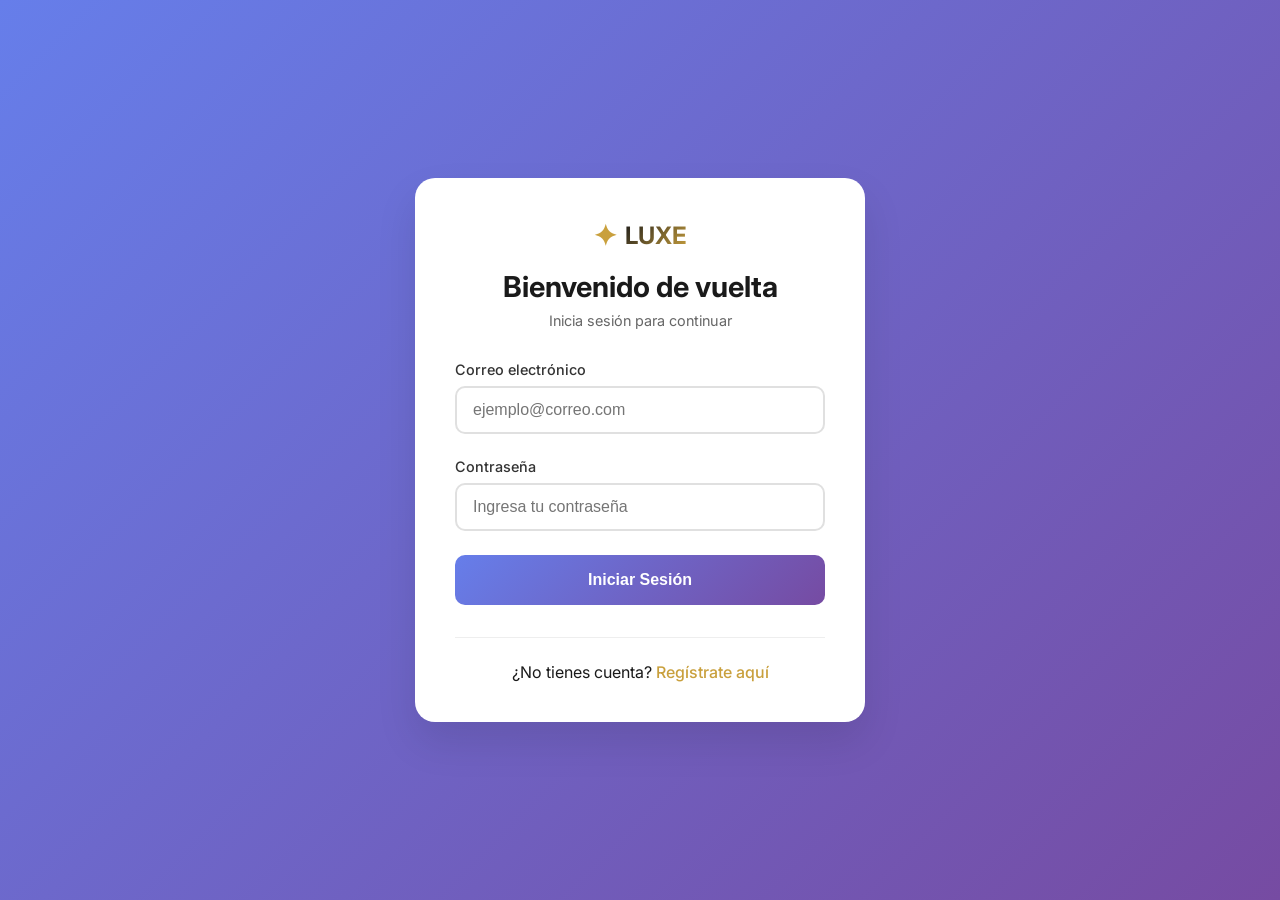
<file: frontend/checkout.html>
<!DOCTYPE html>
<html lang="es">

<head>
    <meta charset="UTF-8">
    <meta name="viewport" content="width=device-width, initial-scale=1.0">
    <title>Finalizar Compra | LUXE</title>
    <link rel="stylesheet" href="css/style.css">
    <link rel="stylesheet" href="css/checkout.css">
    <link href="https://fonts.googleapis.com/css2?family=Inter:wght@300;400;500;600;700&display=swap" rel="stylesheet">
</head>

<body>
    <nav class="navbar">
        <div class="nav-container">
            <div class="logo">
                <span class="logo-icon">✦</span>
                <span class="logo-text">LUXE</span>
            </div>
            <ul class="nav-menu">
                <li><a href="index.html">Inicio</a></li>
                <li><a href="tienda.html">Tienda</a></li>
            </ul>
        </div>
    </nav>

    <div class="checkout-container">
        <div class="checkout-header">
            <h1>Finalizar Compra</h1>
            <p>Completa tus datos para realizar el pedido</p>
        </div>

        <!-- Formulario de pago -->
        <div class="payment-form-container">
            <form id="paymentForm">
                <!-- Información de contacto -->
                <div class="form-section">
                    <h3>Información de Contacto</h3>
                    <div class="form-group">
                        <label for="email">Correo electrónico</label>
                        <input type="email" id="email" name="email" required>
                    </div>
                </div>

                <!-- Dirección de envío -->
                <div class="form-section">
                    <h3>Dirección de Envío</h3>
                    <div class="form-group">
                        <label for="fullName">Nombre completo</label>
                        <input type="text" id="fullName" name="fullName" required>
                    </div>
                    <div class="form-group">
                        <label for="address">Dirección</label>
                        <input type="text" id="address" name="address" required>
                    </div>
                    <div class="form-row">
                        <div class="form-group">
                            <label for="city">Ciudad</label>
                            <input type="text" id="city" name="city" required>
                        </div>
                        <div class="form-group">
                            <label for="zipCode">Código Postal</label>
                            <input type="text" id="zipCode" name="zipCode" required>
                        </div>
                    </div>
                    <div class="form-group">
                        <label for="phone">Teléfono</label>
                        <input type="tel" id="phone" name="phone" required>
                    </div>
                </div>

                <!-- Método de pago -->
                <div class="form-section">
                    <h3>Método de Pago</h3>
                    <div class="payment-methods">
                        <div class="payment-method">
                            <input type="radio" id="creditCard" name="paymentMethod" value="credit_card" checked>
                            <label for="creditCard">
                                <svg viewBox="0 0 24 24" width="24" height="24" fill="none" stroke="currentColor">
                                    <rect x="2" y="5" width="20" height="14" rx="2" stroke-width="2" />
                                    <path d="M2 10h20" stroke-width="2" />
                                </svg>
                                Tarjeta
                            </label>
                        </div>
                        <div class="payment-method">
                            <input type="radio" id="paypal" name="paymentMethod" value="paypal">
                            <label for="paypal">
                                <svg viewBox="0 0 24 24" width="24" height="24" fill="currentColor">
                                    <path
                                        d="M20.067 8.478c.492.88.556 1.852.179 2.74-.376.888-1.073 1.598-1.955 1.995-1.205.543-2.589.455-3.9.455-1.31 0-2.694.088-3.9-.455-.882-.397-1.579-1.107-1.955-1.995-.377-.888-.313-1.86.179-2.74.492-.88 1.273-1.5 2.194-1.744 1.228-.326 2.52-.326 3.826-.326 1.306 0 2.598 0 3.826.326.921.244 1.702.864 2.194 1.744z" />
                                </svg>
                                PayPal
                            </label>
                        </div>
                        <div class="payment-method">
                            <input type="radio" id="bankTransfer" name="paymentMethod" value="transfer">
                            <label for="bankTransfer">
                                <svg viewBox="0 0 24 24" width="24" height="24" fill="none" stroke="currentColor">
                                    <rect x="2" y="6" width="20" height="12" rx="1" stroke-width="2" />
                                    <path d="M2 10h20" stroke-width="2" />
                                    <path d="M7 15h3" stroke-width="2" />
                                </svg>
                                Transferencia
                            </label>
                        </div>
                    </div>
                </div>

                <!-- Datos de tarjeta (mostrar solo si se selecciona tarjeta) -->
                <div id="cardFields" class="form-section">
                    <h3>Datos de Tarjeta</h3>
                    <div class="form-group">
                        <label for="cardNumber">Número de tarjeta</label>
                        <div class="card-input">
                            <input type="text" id="cardNumber" placeholder="1234 5678 9012 3456" maxlength="19">
                            <div class="card-icons" id="cardIcons">
                                <span>💳</span>
                            </div>
                        </div>
                    </div>
                    <div class="form-row">
                        <div class="form-group">
                            <label for="expiryDate">Fecha expiración</label>
                            <input type="text" id="expiryDate" placeholder="MM/AA" maxlength="5">
                        </div>
                        <div class="form-group">
                            <label for="cvv">CVV</label>
                            <input type="text" id="cvv" placeholder="123" maxlength="4">
                        </div>
                    </div>
                    <div class="form-group">
                        <label for="cardName">Nombre en tarjeta</label>
                        <input type="text" id="cardName" placeholder="Como aparece en la tarjeta">
                    </div>
                </div>

                <button type="submit" class="pay-btn" id="payBtn">
                    Pagar ahora
                </button>
            </form>
        </div>

        <!-- Resumen del pedido -->
        <div class="order-summary">
            <h3>Resumen del Pedido</h3>
            <div id="orderItems" class="order-items"></div>
            <div class="order-totals">
                <div class="total-row">
                    <span>Subtotal</span>
                    <span id="subtotal">$0.00</span>
                </div>
                <div class="total-row">
                    <span>Envío</span>
                    <span>$10.00</span>
                </div>
                <div class="total-row total">
                    <span>Total</span>
                    <span id="total">$0.00</span>
                </div>
            </div>
        </div>
    </div>

    <footer class="footer">
        <div class="footer-content">
            <div class="footer-brand">
                <span class="footer-logo">✦ LUXE</span>
                <p>Elegancia y sofisticación para quienes aprecian lo excepcional.</p>
            </div>
            <div class="footer-links">
                <h4>Enlaces</h4>
                <ul>
                    <li><a href="index.html">Inicio</a></li>
                    <li><a href="index.html#cadenas">Cadenas</a></li>
                    <li><a href="index.html#anillos">Anillos</a></li>
                    <li><a href="index.html#zapatos">Zapatos</a></li>
                </ul>
            </div>
            <div class="footer-contact">
                <h4>Contacto</h4>
                <p>contacto@luxe.com</p>
                <p>+505 8935-6363</p>
            </div>
        </div>
        <div class="footer-bottom">
            <p>&copy; 2026 LUXE. Todos los derechos reservados.</p>
        </div>
    </footer>
    <script src="js/config.js"></script>
    <script src="js/localStorage.js"></script>
    <script src="js/auth.js"></script>
    <script src="js/payment.js"></script>
    <script src="js/checkout.js"></script>
</body>

</html>
</file>
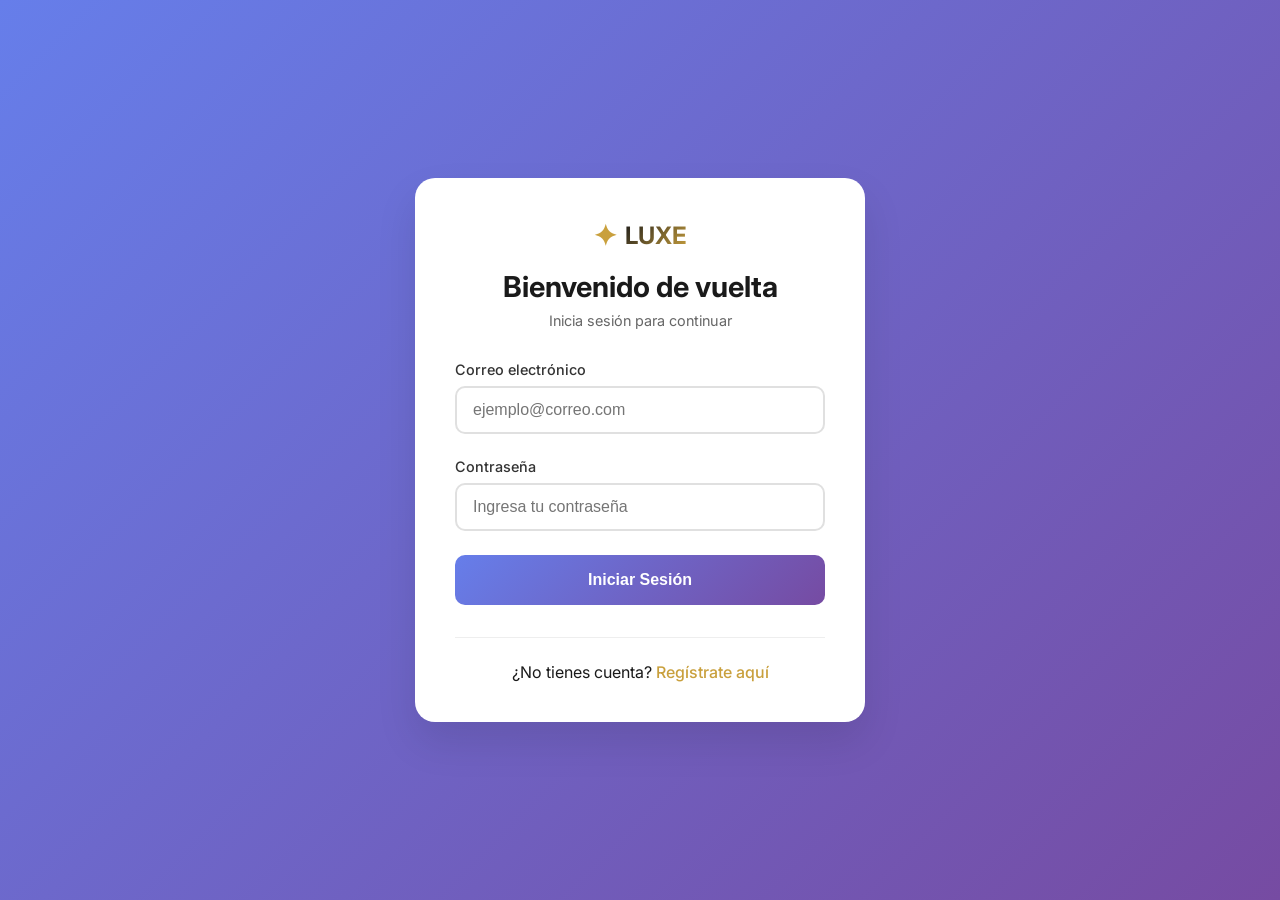
<file: frontend/login.html>
<!DOCTYPE html>
<html lang="es">
<head>
    <meta charset="UTF-8">
    <meta name="viewport" content="width=device-width, initial-scale=1.0">
    <title>Iniciar Sesión | LUXE</title>
    <link rel="stylesheet" href="css/style.css">
    <link rel="stylesheet" href="css/auth.css">
    <link href="https://fonts.googleapis.com/css2?family=Inter:wght@300;400;500;600;700&display=swap" rel="stylesheet">
</head>
<body>
    <div class="auth-container">
        <div class="auth-box">
            <div class="auth-header">
                <div class="logo">
                    <span class="logo-icon">✦</span>
                    <span class="logo-text">LUXE</span>
                </div>
                <h2>Bienvenido de vuelta</h2>
                <p>Inicia sesión para continuar</p>
            </div>
            
            <form class="auth-form" id="loginForm">
                <div class="form-group">
                    <label for="email">Correo electrónico</label>
                    <input type="email" id="email" name="email" placeholder="ejemplo@correo.com" required>
                </div>
                
                <div class="form-group">
                    <label for="password">Contraseña</label>
                    <input type="password" id="password" name="password" placeholder="Ingresa tu contraseña" required>
                </div>
                
                <button type="submit" class="auth-btn">Iniciar Sesión</button>
            </form>
            
            <div class="auth-footer">
                <p>¿No tienes cuenta? <a href="register.html">Regístrate aquí</a></p>
            </div>
        </div>
    </div>
    <script src="js/config.js"></script>
    <script src="js/localStorage.js"></script>
    <script src="js/auth.js"></script>
    <script>
        document.getElementById('loginForm').addEventListener('submit', function(e) {
            e.preventDefault();
            const email = document.getElementById('email').value;
            const password = document.getElementById('password').value;
            login(email, password);
        });
    </script>
</body>
</html>
</file>
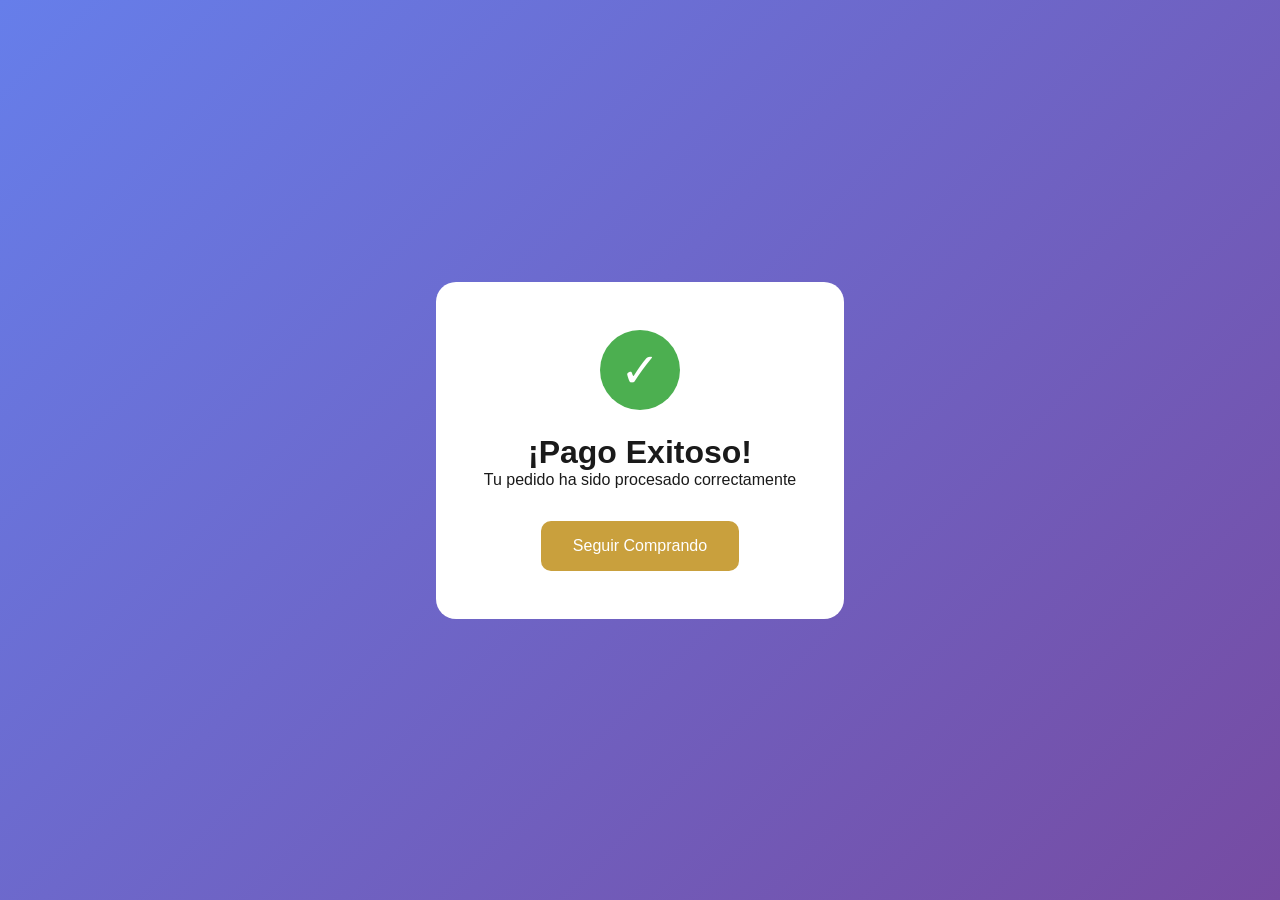
<file: frontend/payment-success.html>
<!DOCTYPE html>
<html lang="es">
<head>
    <meta charset="UTF-8">
    <meta name="viewport" content="width=device-width, initial-scale=1.0">
    <title>Pago Exitoso | LUXE</title>
    <link rel="stylesheet" href="css/style.css">
    <style>
        .success-container {
            min-height: 100vh;
            display: flex;
            align-items: center;
            justify-content: center;
            background: linear-gradient(135deg, #667eea 0%, #764ba2 100%);
            padding: 2rem;
        }
        .success-card {
            background: white;
            border-radius: 20px;
            padding: 3rem;
            text-align: center;
            max-width: 500px;
        }
        .success-icon {
            width: 80px;
            height: 80px;
            background: #4caf50;
            border-radius: 50%;
            display: flex;
            align-items: center;
            justify-content: center;
            margin: 0 auto 1.5rem;
            font-size: 3rem;
            color: white;
        }
        .btn-continue {
            background: #c9a03d;
            color: white;
            border: none;
            padding: 1rem 2rem;
            border-radius: 10px;
            cursor: pointer;
            text-decoration: none;
            display: inline-block;
            margin-top: 1rem;
        }
        .btn-continue:hover {
            background: #b58c2e;
        }
    </style>
</head>
<body>
    <div class="success-container">
        <div class="success-card">
            <div class="success-icon">✓</div>
            <h1>¡Pago Exitoso!</h1>
            <p>Tu pedido ha sido procesado correctamente</p>
            <div id="orderId" style="margin: 1rem 0; color: #666;"></div>
            <a href="tienda.html" class="btn-continue">Seguir Comprando</a>
        </div>
    </div>
    <script>
        const params = new URLSearchParams(window.location.search);
        const orderId = params.get('orderId');
        if (orderId) {
            document.getElementById('orderId').innerHTML = `ID de orden: ${orderId}`;
        }
    </script>
</body>
</html>
</file>
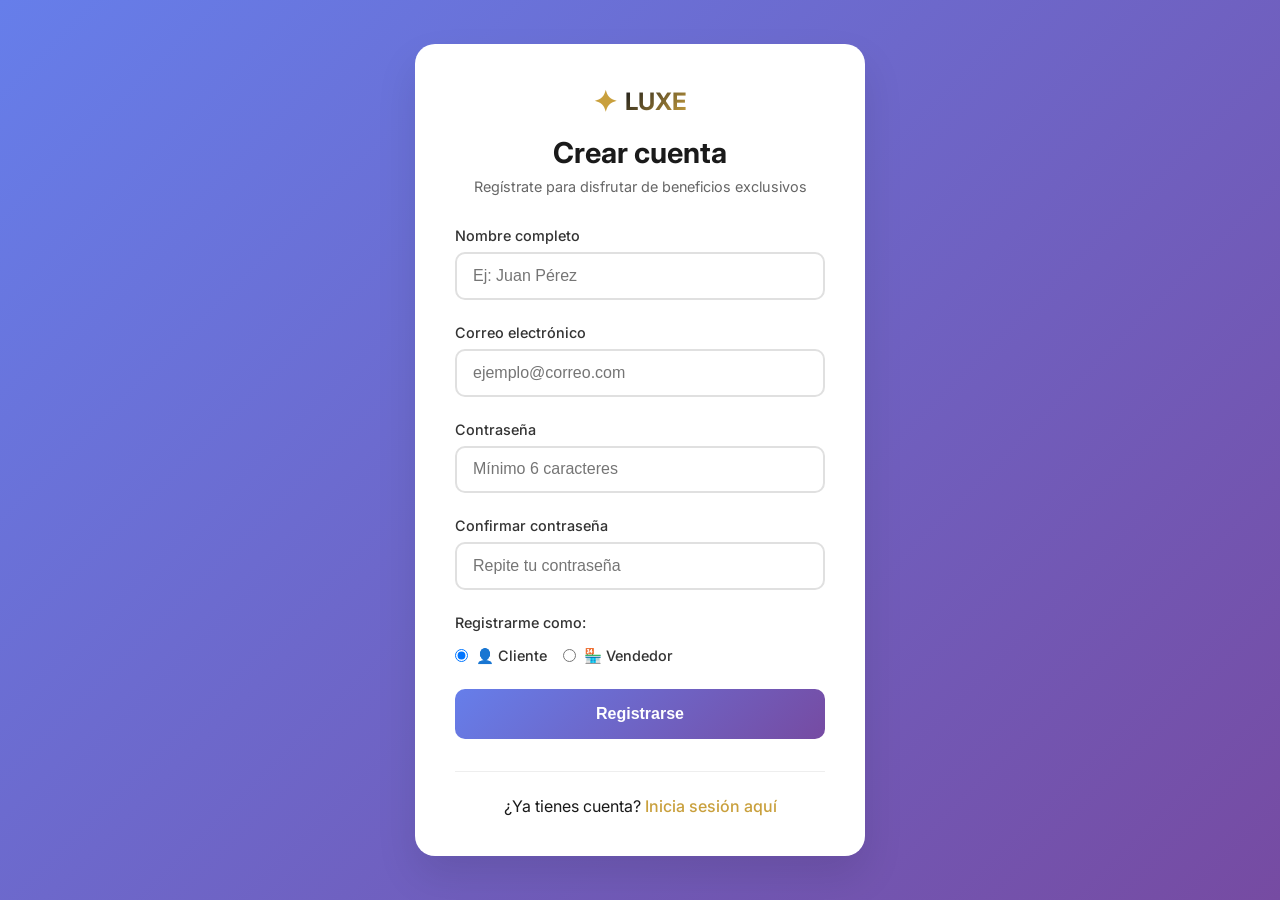
<file: frontend/register.html>
<!DOCTYPE html>
<html lang="es">
<head>
    <meta charset="UTF-8">
    <meta name="viewport" content="width=device-width, initial-scale=1.0">
    <title>Registro | LUXE</title>
    <link rel="stylesheet" href="css/style.css">
    <link rel="stylesheet" href="css/auth.css">
    <link href="https://fonts.googleapis.com/css2?family=Inter:wght@300;400;500;600;700&display=swap" rel="stylesheet">
</head>
<body>
    <div class="auth-container">
        <div class="auth-box">
            <div class="auth-header">
                <div class="logo">
                    <span class="logo-icon">✦</span>
                    <span class="logo-text">LUXE</span>
                </div>
                <h2>Crear cuenta</h2>
                <p>Regístrate para disfrutar de beneficios exclusivos</p>
            </div>
            
            <form class="auth-form" id="registerForm">
                <div class="form-group">
                    <label for="name">Nombre completo</label>
                    <input type="text" id="name" name="name" placeholder="Ej: Juan Pérez" required>
                </div>
                
                <div class="form-group">
                    <label for="email">Correo electrónico</label>
                    <input type="email" id="email" name="email" placeholder="ejemplo@correo.com" required>
                </div>
                
                <div class="form-group">
                    <label for="password">Contraseña</label>
                    <input type="password" id="password" name="password" placeholder="Mínimo 6 caracteres" required>
                </div>
                
                <div class="form-group">
                    <label for="confirmPassword">Confirmar contraseña</label>
                    <input type="password" id="confirmPassword" name="confirmPassword" placeholder="Repite tu contraseña" required>
                </div>
                
                <div class="form-group">
                    <label>Registrarme como:</label>
                    <div class="role-selector" style="display: flex; gap: 1rem; margin-top: 0.5rem;">
                        <label style="display: flex; align-items: center; gap: 0.5rem; cursor: pointer;">
                            <input type="radio" name="role" value="customer" checked> 
                            <span>👤 Cliente</span>
                        </label>
                        <label style="display: flex; align-items: center; gap: 0.5rem; cursor: pointer;">
                            <input type="radio" name="role" value="seller"> 
                            <span>🏪 Vendedor</span>
                        </label>
                    </div>
                </div>
                
                <button type="submit" class="auth-btn">Registrarse</button>
            </form>
            
            <div class="auth-footer">
                <p>¿Ya tienes cuenta? <a href="login.html">Inicia sesión aquí</a></p>
            </div>
        </div>
    </div>
    
    <script src="js/config.js"></script>
    <script src="js/localStorage.js"></script>
    <script src="js/auth.js"></script>
    <script>
        document.getElementById('registerForm').addEventListener('submit', function(e) {
            e.preventDefault();
            const name = document.getElementById('name').value;
            const email = document.getElementById('email').value;
            const password = document.getElementById('password').value;
            const confirm = document.getElementById('confirmPassword').value;
            const role = document.querySelector('input[name="role"]:checked').value;
            register(name, email, password, confirm, role);
        });
    </script>
</body>
</html>
</file>
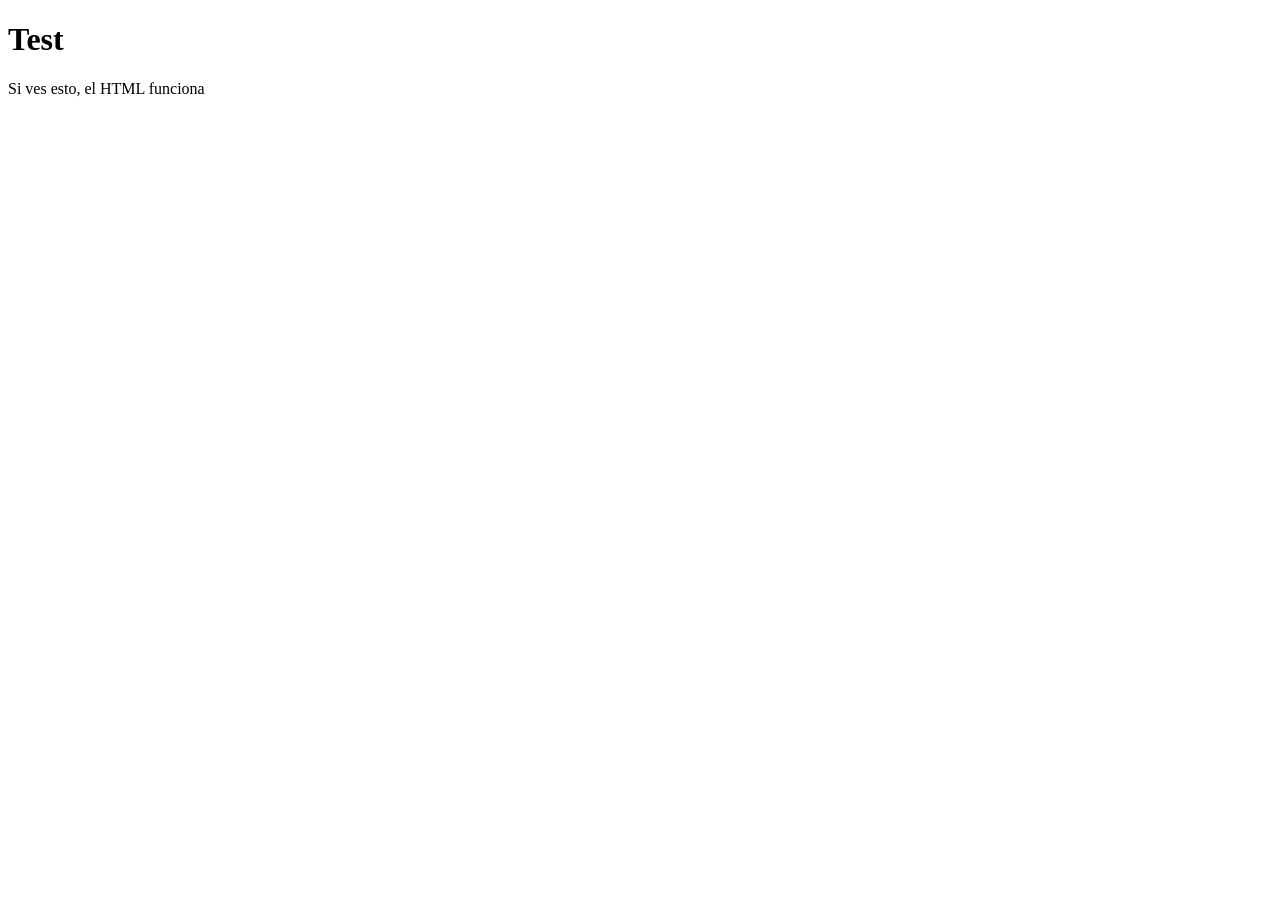
<file: frontend/test.html>
<!DOCTYPE html>
<html>
<head>
    <title>Test LUXE</title>
    <meta charset="UTF-8">
</head>
<body>
    <h1>Test</h1>
    <p>Si ves esto, el HTML funciona</p>
    <script>
        console.log('Test script funcionando');
    </script>
</body>
</html>
</file>
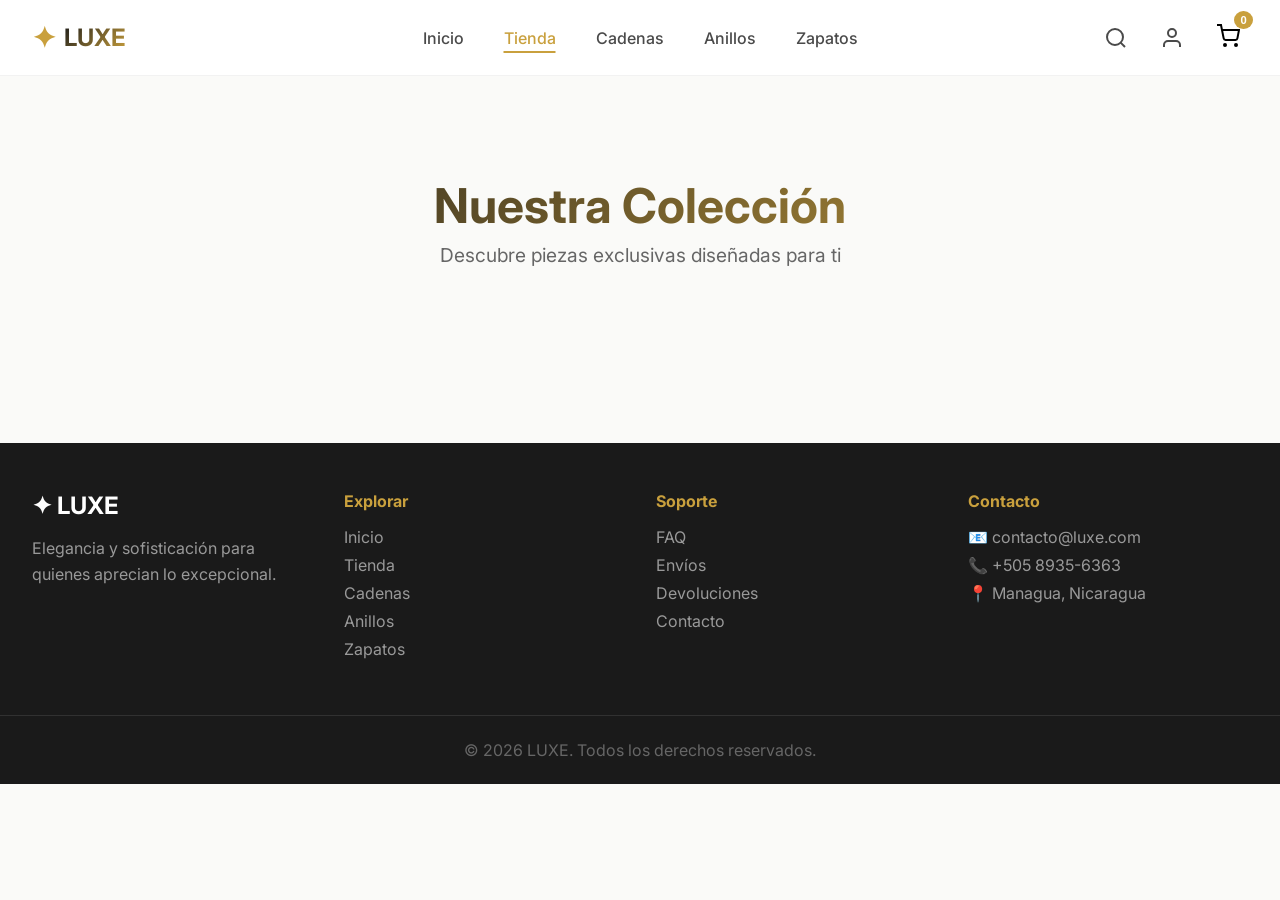
<file: frontend/tienda.html>
<!DOCTYPE html>
<html lang="es">
<head>
    <meta charset="UTF-8">
    <meta name="viewport" content="width=device-width, initial-scale=1.0">
    <title>LUXE | Tienda</title>
    <link rel="stylesheet" href="css/style.css">
    <link href="https://fonts.googleapis.com/css2?family=Inter:wght@300;400;500;600;700&display=swap" rel="stylesheet">
    <link rel="icon" href="data:image/svg+xml,<svg xmlns='http://www.w3.org/2000/svg' viewBox='0 0 100 100'><text y='.9em' font-size='90'>✨</text></svg>">
</head>
<body>
    <!-- ============ NAVBAR ============ -->
    <nav class="navbar">
        <div class="nav-container">
            <button class="menu-toggle" id="menuToggle">☰</button>
            <div class="logo">
                <a href="index.html" style="text-decoration: none; display: flex; align-items: center; gap: 0.5rem;">
                    <span class="logo-icon">✦</span>
                    <span class="logo-text">LUXE</span>
                </a>
            </div>
            <ul class="nav-menu" id="navMenu">
                <li><a href="index.html" class="nav-link">Inicio</a></li>
                <li><a href="tienda.html" class="nav-link active">Tienda</a></li>
                <li><a href="#cadenas" class="nav-link">Cadenas</a></li>
                <li><a href="#anillos" class="nav-link">Anillos</a></li>
                <li><a href="#zapatos" class="nav-link">Zapatos</a></li>
            </ul>
            <div class="nav-icons">
                <!-- Búsqueda -->
                <button class="search-toggle-btn" id="searchToggleBtn" title="Buscar productos">
                    <svg width="24" height="24" viewBox="0 0 24 24" fill="none" stroke="currentColor" stroke-width="2">
                        <circle cx="11" cy="11" r="8"></circle>
                        <path d="M21 21l-4.35-4.35"></path>
                    </svg>
                </button>

                <!-- Usuario no logueado -->
                <div class="logged-out-only">
                    <a href="login.html" class="user-btn" title="Iniciar Sesión">
                        <svg width="24" height="24" viewBox="0 0 24 24" fill="none" stroke="currentColor" stroke-width="2">
                            <path d="M20 21v-2a4 4 0 0 0-4-4H8a4 4 0 0 0-4 4v2"></path>
                            <circle cx="12" cy="7" r="4"></circle>
                        </svg>
                    </a>
                </div>

                <!-- Usuario logueado -->
                <div class="logged-in-only" style="display: none;">
                    <div class="user-menu">
                        <button class="user-btn" id="userMenuBtn" title="Mi cuenta">
                            <svg width="24" height="24" viewBox="0 0 24 24" fill="none" stroke="currentColor" stroke-width="2">
                                <path d="M20 21v-2a4 4 0 0 0-4-4H8a4 4 0 0 0-4 4v2"></path>
                                <circle cx="12" cy="7" r="4"></circle>
                            </svg>
                            <span class="user-name"></span>
                        </button>
                        <div class="user-dropdown" id="userDropdown">
                            <a href="#" id="dashboardLink" style="display: none;"> Dashboard</a>
                            <a href="#" id="ordersLink">Mis Pedidos</a>
                            <hr style="margin: 0.3rem 0; border-color: #eee;">
                            <a href="#" id="logoutBtn" style="color: #f44336;">Cerrar Sesión</a>
                        </div>
                    </div>
                </div>

                <!-- Carrito -->
                <button class="cart-btn" id="cartBtn" title="Carrito">
                    <svg width="24" height="24" viewBox="0 0 24 24" fill="none" stroke="currentColor" stroke-width="2">
                        <circle cx="9" cy="21" r="1"></circle>
                        <circle cx="20" cy="21" r="1"></circle>
                        <path d="M1 1h4l2.68 13.39a2 2 0 0 0 2 1.61h9.72a2 2 0 0 0 2-1.61L23 6H6"></path>
                    </svg>
                    <span class="cart-count" id="cartCount">0</span>
                </button>
            </div>
        </div>
    </nav>

    <!-- ============ PANEL DE BÚSQUEDA DESPLEGABLE ============ -->
    <div class="search-panel" id="searchPanel">
        <div class="search-panel-content">
            <div class="search-header">
                <h3>🔍 Buscar Productos</h3>
                <button class="close-search-btn" id="closeSearchBtn">✕</button>
            </div>

            <div class="search-wrapper">
                <input type="text" id="searchInput" placeholder="¿Qué estás buscando?" class="search-input">
                <button id="clearSearchBtn" class="clear-search-btn" style="display: none;">✕</button>
            </div>

            <div class="filters-wrapper">
                <select id="categoryFilter" class="filter-select">
                    <option value="">Todas las categorías</option>
                    <option value="cadenas">Cadenas</option>
                    <option value="anillos">Anillos</option>
                    <option value="zapatos">Zapatos</option>
                </select>

                <div class="price-filter">
                    <input type="number" id="minPrice" placeholder="$ Mín" class="price-input" min="0">
                    <span>-</span>
                    <input type="number" id="maxPrice" placeholder="$ Máx" class="price-input" min="0">
                </div>

                <label class="stock-filter">
                    <input type="checkbox" id="inStockOnly">
                    <span>Solo en stock</span>
                </label>

                <select id="sortBy" class="filter-select">
                    <option value="default">Más recientes</option>
                    <option value="price_asc">Precio: Menor a Mayor</option>
                    <option value="price_desc">Precio: Mayor a Menor</option>
                    <option value="best_selling">Más vendidos</option>
                </select>

                <button id="clearFiltersBtn" class="clear-filters-btn">Limpiar filtros</button>
            </div>

            <div id="resultsCount" class="results-count"></div>
        </div>
    </div>

    <!-- Overlay para el panel de búsqueda -->
    <div class="search-overlay" id="searchOverlay"></div>

    <!-- ============ TIENDA CONTENT ============ -->
    <div class="tienda-container">
        <main class="main-content">
            <!-- Encabezado de tienda -->
            <div class="tienda-header">
                <h1 class="tienda-title">Nuestra Colección</h1>
                <p class="tienda-subtitle">Descubre piezas exclusivas diseñadas para ti</p>
            </div>

            <section id="cadenas" class="category-section">
                <div class="container">
                    <div class="section-header">
                        <span class="section-tag">Lujo Atemporal</span>
                        <h2 class="section-title">Cadenas Exclusivas</h2>
                        <p class="section-desc">Piezas únicas en oro y plata de ley</p>
                    </div>
                    <div class="products-grid" id="cadenasGrid"></div>
                </div>
            </section>

            <section id="anillos" class="category-section">
                <div class="container">
                    <div class="section-header">
                        <span class="section-tag">Elegancia Pura</span>
                        <h2 class="section-title">Anillos de Autor</h2>
                        <p class="section-desc">Diseños exclusivos para momentos especiales</p>
                    </div>
                    <div class="products-grid" id="anillosGrid"></div>
                </div>
            </section>

            <section id="zapatos" class="category-section">
                <div class="container">
                    <div class="section-header">
                        <span class="section-tag">Estilo Urbano</span>
                        <h2 class="section-title">Sneakers Premium</h2>
                        <p class="section-desc">Confort y estilo en cada paso</p>
                    </div>
                    <div class="products-grid" id="zapatosGrid"></div>
                </div>
            </section>
        </main>
    </div>

    <!-- ============ FOOTER ============ -->
    <footer class="footer">
        <div class="footer-content">
            <div class="footer-brand">
                <span class="footer-logo">✦ LUXE</span>
                <p>Elegancia y sofisticación para quienes aprecian lo excepcional.</p>
            </div>
            <div class="footer-links">
                <h4>Explorar</h4>
                <ul>
                    <li><a href="index.html">Inicio</a></li>
                    <li><a href="tienda.html">Tienda</a></li>
                    <li><a href="tienda.html#cadenas">Cadenas</a></li>
                    <li><a href="tienda.html#anillos">Anillos</a></li>
                    <li><a href="tienda.html#zapatos">Zapatos</a></li>
                </ul>
            </div>
            <div class="footer-links">
                <h4>Soporte</h4>
                <ul>
                    <li><a href="#">FAQ</a></li>
                    <li><a href="#">Envíos</a></li>
                    <li><a href="#">Devoluciones</a></li>
                    <li><a href="#">Contacto</a></li>
                </ul>
            </div>
            <div class="footer-contact">
                <h4>Contacto</h4>
                <p>📧 contacto@luxe.com</p>
                <p>📞 +505 8935-6363</p>
                <p>📍 Managua, Nicaragua</p>
            </div>
        </div>
        <div class="footer-bottom">
            <p>&copy; 2026 LUXE. Todos los derechos reservados.</p>
        </div>
    </footer>

    <!-- ============ CART MODAL ============ -->
    <div id="cartModal" class="cart-modal">
        <div class="cart-modal-content">
            <div class="cart-header">
                <h3>Tu Carrito</h3>
                <button class="close-modal">&times;</button>
            </div>
            <div id="cartItems" class="cart-items"></div>
            <div class="cart-footer">
                <div class="cart-total">
                    <span>Total</span>
                    <span id="cartTotal">$0.00</span>
                </div>
                <button class="checkout-btn" id="checkoutBtn">Finalizar Compra</button>
            </div>
        </div>
    </div>

    <script>
    // Manejar categoría desde la URL
    (function() {
        const params = new URLSearchParams(window.location.search);
        const categoria = params.get('categoria');
        
        // También verificar sessionStorage
        const savedCategory = sessionStorage.getItem('selectedCategory');
        const targetCategory = categoria || savedCategory;
        
        if (targetCategory) {
            console.log('🎯 Redirigiendo a categoría:', targetCategory);
            
            // Limpiar sessionStorage
            sessionStorage.removeItem('selectedCategory');
            
            // Esperar a que los productos carguen
            setTimeout(() => {
                const section = document.getElementById(targetCategory);
                if (section) {
                    console.log('✅ Sección encontrada, haciendo scroll...');
                    section.scrollIntoView({ behavior: 'smooth', block: 'start' });
                    
                    // Resaltar la sección brevemente
                    section.style.transition = 'box-shadow 0.5s';
                    section.style.boxShadow = '0 0 0 4px rgba(201, 160, 61, 0.3)';
                    setTimeout(() => {
                        section.style.boxShadow = 'none';
                    }, 1500);
                } else {
                    console.warn('⚠️ Sección no encontrada:', targetCategory);
                    console.log('Secciones disponibles:', 
                        document.querySelectorAll('section[id]'));
                }
            }, 800);
        }
    })();
</script>

    <!-- ============ SCRIPTS ============ -->
    <script src="js/config.js"></script>
    <script src="js/localStorage.js"></script>
    <script src="js/auth.js"></script>
    <script src="js/app.js"></script>
</body>
</html>
</file>
<file: frontend/css/style.css>
/* =====================================================
   LUXE STORE - ESTILOS COMPARTIDOS
   Navbar, Carrito, Productos, Footer, Utilidades
   ===================================================== */

/* ============ RESET ============ */
* {
    margin: 0;
    padding: 0;
    box-sizing: border-box;
}

body {
    font-family: 'Inter', sans-serif;
    background-color: #fafaf8;
    color: #1a1a1a;
    overflow-x: hidden;
}

/* ============ NAVBAR (COMPARTIDO) ============ */
.navbar {
    position: fixed;
    top: 0;
    width: 100%;
    background: rgba(255, 255, 255, 0.95);
    backdrop-filter: blur(10px);
    z-index: 1000;
    border-bottom: 1px solid rgba(0, 0, 0, 0.05);
}

.nav-container {
    max-width: 1400px;
    margin: 0 auto;
    padding: 1rem 2rem;
    display: flex;
    justify-content: space-between;
    align-items: center;
    position: relative;
}

/* Logo */
.logo {
    display: flex;
    align-items: center;
    gap: 0.5rem;
    font-size: 1.5rem;
    font-weight: 700;
}

.logo-icon {
    color: #c9a03d;
    font-size: 1.8rem;
}

.logo-text {
    background: linear-gradient(135deg, #1a1a1a 0%, #c9a03d 100%);
    -webkit-background-clip: text;
    -webkit-text-fill-color: transparent;
    background-clip: text;
}

/* Menú hamburguesa */
.menu-toggle {
    display: none;
    background: none;
    border: none;
    font-size: 1.8rem;
    cursor: pointer;
    padding: 0.5rem;
    color: #1a1a1a;
}

/* Menú de navegación */
.nav-menu {
    display: flex;
    gap: 2.5rem;
    list-style: none;
    margin: 0;
    padding: 0;
}

.nav-link {
    text-decoration: none;
    color: #4a4a4a;
    font-weight: 500;
    transition: color 0.3s;
    position: relative;
}

.nav-link:hover,
.nav-link.active {
    color: #c9a03d;
}

.nav-link::after {
    content: '';
    position: absolute;
    bottom: -5px;
    left: 0;
    width: 0;
    height: 2px;
    background: #c9a03d;
    transition: width 0.3s;
}

.nav-link:hover::after,
.nav-link.active::after {
    width: 100%;
}

/* Iconos de la derecha */
.nav-icons {
    display: flex;
    align-items: center;
    gap: 1rem;
    margin-left: auto;
}

/* Botón de búsqueda (lupa) */
.search-toggle-btn {
    background: none;
    border: none;
    cursor: pointer;
    padding: 0.5rem;
    display: flex;
    align-items: center;
    justify-content: center;
    color: #4a4a4a;
    transition: all 0.2s;
    border-radius: 50%;
    width: 40px;
    height: 40px;
}

.search-toggle-btn:hover {
    background: #f5f5f5;
    color: #c9a03d;
    transform: scale(1.05);
}

/* Menú de usuario */
.user-menu {
    position: relative;
}

.user-btn {
    background: none;
    border: none;
    cursor: pointer;
    display: flex;
    align-items: center;
    gap: 0.5rem;
    padding: 0.5rem;
    color: #4a4a4a;
    font-weight: 500;
}

.user-btn:hover {
    color: #c9a03d;
}

.user-dropdown {
    display: none;
    position: absolute;
    top: 100%;
    right: 0;
    background: white;
    min-width: 160px;
    box-shadow: 0 5px 15px rgba(0, 0, 0, 0.1);
    border-radius: 10px;
    overflow: hidden;
    z-index: 100;
}

.user-dropdown.show {
    display: block;
}

.user-dropdown a {
    display: block;
    padding: 0.8rem 1rem;
    text-decoration: none;
    color: #333;
    transition: background 0.2s;
}

.user-dropdown a:hover {
    background: #f5f5f5;
    color: #c9a03d;
}

.logged-in-only,
.logged-out-only {
    display: inline-block;
}

/* Botón de carrito */
.cart-btn {
    background: none;
    border: none;
    cursor: pointer;
    position: relative;
    padding: 0.5rem;
    transition: transform 0.2s;
}

.cart-btn:hover {
    transform: scale(1.05);
}

.cart-count {
    position: absolute;
    top: -5px;
    right: -5px;
    background: #c9a03d;
    color: white;
    font-size: 0.7rem;
    font-weight: 600;
    padding: 0.2rem 0.4rem;
    border-radius: 50%;
    min-width: 18px;
    text-align: center;
}

/* ============ PANEL DE BÚSQUEDA DESPLEGABLE ============ */
.search-panel {
    position: fixed;
    top: 70px;
    left: 0;
    width: 100%;
    background: white;
    box-shadow: 0 5px 30px rgba(0, 0, 0, 0.15);
    z-index: 999;
    transform: translateY(-200%);
    transition: transform 0.3s ease;
    border-bottom: 3px solid #c9a03d;
}

.search-panel.active {
    transform: translateY(0);
}

.search-panel-content {
    max-width: 1200px;
    margin: 0 auto;
    padding: 1.5rem 2rem;
}

.search-header {
    display: flex;
    justify-content: space-between;
    align-items: center;
    margin-bottom: 1.5rem;
}

.search-header h3 {
    font-size: 1.3rem;
    color: #1a1a1a;
}

.close-search-btn {
    background: none;
    border: none;
    font-size: 1.5rem;
    cursor: pointer;
    color: #999;
    width: 40px;
    height: 40px;
    display: flex;
    align-items: center;
    justify-content: center;
    border-radius: 50%;
    transition: all 0.2s;
}

.close-search-btn:hover {
    background: #f5f5f5;
    color: #333;
}

.search-overlay {
    position: fixed;
    top: 0;
    left: 0;
    width: 100%;
    height: 100%;
    background: rgba(0, 0, 0, 0.5);
    z-index: 998;
    display: none;
}

.search-overlay.active {
    display: block;
}

/* ============ FILTROS ============ */
.search-wrapper {
    position: relative;
    margin-bottom: 1.5rem;
}

.search-input {
    width: 100%;
    padding: 1rem 3rem 1rem 1.5rem;
    font-size: 1.1rem;
    border: 2px solid #e0e0e0;
    border-radius: 50px;
    outline: none;
    transition: all 0.3s;
    font-family: 'Inter', sans-serif;
}

.search-input:focus {
    border-color: #c9a03d;
    box-shadow: 0 0 0 3px rgba(201, 160, 61, 0.1);
}

.clear-search-btn {
    position: absolute;
    right: 15px;
    top: 50%;
    transform: translateY(-50%);
    background: none;
    border: none;
    font-size: 1.2rem;
    cursor: pointer;
    color: #999;
    transition: color 0.2s;
}

.clear-search-btn:hover {
    color: #333;
}

.filters-wrapper {
    display: flex;
    flex-wrap: wrap;
    gap: 1rem;
    align-items: center;
}

.filter-select {
    padding: 0.7rem 1rem;
    border: 2px solid #e0e0e0;
    border-radius: 10px;
    font-size: 0.95rem;
    background: white;
    cursor: pointer;
    min-width: 180px;
}

.filter-select:focus {
    outline: none;
    border-color: #c9a03d;
}

.price-filter {
    display: flex;
    align-items: center;
    gap: 0.5rem;
}

.price-input {
    width: 90px;
    padding: 0.7rem;
    border: 2px solid #e0e0e0;
    border-radius: 10px;
    font-size: 0.95rem;
}

.price-input:focus {
    outline: none;
    border-color: #c9a03d;
}

.stock-filter {
    display: flex;
    align-items: center;
    gap: 0.5rem;
    padding: 0.7rem 1rem;
    background: #f8f9fa;
    border-radius: 10px;
    cursor: pointer;
}

.stock-filter input[type="checkbox"] {
    width: 18px;
    height: 18px;
    cursor: pointer;
    accent-color: #c9a03d;
}

.clear-filters-btn {
    padding: 0.7rem 1.5rem;
    background: #f5f5f5;
    border: none;
    border-radius: 10px;
    cursor: pointer;
    font-weight: 500;
    color: #666;
    transition: all 0.3s;
    margin-left: auto;
}

.clear-filters-btn:hover {
    background: #e0e0e0;
}

.results-count {
    margin-top: 1rem;
    padding-top: 1rem;
    border-top: 1px solid #eee;
    color: #666;
    font-size: 0.9rem;
}

/* ============ PRODUCTS GRID (COMPARTIDO) ============ */
.products-grid {
    display: grid;
    grid-template-columns: repeat(auto-fill, minmax(280px, 1fr));
    gap: 2rem;
}

.product-card {
    background: white;
    border-radius: 20px;
    overflow: hidden;
    transition: all 0.3s;
    box-shadow: 0 5px 20px rgba(0, 0, 0, 0.05);
    cursor: pointer;
    animation: fadeInUp 0.6s ease-out;
}

.product-card:hover {
    transform: translateY(-10px);
    box-shadow: 0 20px 40px rgba(0, 0, 0, 0.1);
}

.product-image {
    width: 100%;
    height: 280px;
    object-fit: cover;
    transition: transform 0.5s;
}

.product-card:hover .product-image {
    transform: scale(1.05);
}

.product-info {
    padding: 1.5rem;
    text-align: center;
}

.product-name {
    font-size: 1.1rem;
    font-weight: 600;
    margin-bottom: 0.5rem;
    color: #1a1a1a;
}

.product-price {
    font-size: 1.3rem;
    font-weight: 700;
    color: #c9a03d;
    margin-bottom: 1rem;
}

.add-to-cart {
    background: transparent;
    border: 2px solid #c9a03d;
    color: #c9a03d;
    padding: 0.7rem 1.5rem;
    border-radius: 50px;
    font-weight: 600;
    cursor: pointer;
    transition: all 0.3s;
    width: 100%;
}

.add-to-cart:hover {
    background: #c9a03d;
    color: white;
}

.add-to-cart:disabled {
    opacity: 0.5;
    cursor: not-allowed;
    background: #ccc;
    border-color: #ccc;
}

.out-of-stock-badge {
    position: absolute;
    top: 10px;
    right: 10px;
    background: rgba(220, 53, 69, 0.9);
    color: white;
    padding: 0.3rem 0.8rem;
    border-radius: 20px;
    font-size: 0.75rem;
    font-weight: 600;
    backdrop-filter: blur(5px);
}

@keyframes fadeInUp {
    from { opacity: 0; transform: translateY(30px); }
    to { opacity: 1; transform: translateY(0); }
}

/* ============ CART MODAL (COMPARTIDO) ============ */
.cart-modal {
    display: none;
    position: fixed;
    top: 0;
    right: 0;
    width: 100%;
    height: 100%;
    background: rgba(0, 0, 0, 0.5);
    z-index: 2000;
    animation: fadeIn 0.3s;
}

.cart-modal-content {
    position: fixed;
    right: 0;
    top: 0;
    width: 400px;
    height: 100%;
    background: white;
    box-shadow: -5px 0 20px rgba(0, 0, 0, 0.1);
    display: flex;
    flex-direction: column;
    animation: slideIn 0.3s;
}

@keyframes slideIn {
    from { transform: translateX(100%); }
    to { transform: translateX(0); }
}

@keyframes fadeIn {
    from { opacity: 0; }
    to { opacity: 1; }
}

.cart-header {
    padding: 1.5rem;
    border-bottom: 1px solid #eee;
    display: flex;
    justify-content: space-between;
    align-items: center;
}

.cart-header h3 {
    font-size: 1.3rem;
    font-weight: 600;
}

.close-modal {
    background: none;
    border: none;
    font-size: 1.8rem;
    cursor: pointer;
    color: #999;
    transition: color 0.3s;
}

.close-modal:hover {
    color: #1a1a1a;
}

.cart-items {
    flex: 1;
    overflow-y: auto;
    padding: 1rem;
}

.cart-item {
    display: flex;
    gap: 1rem;
    padding: 1rem;
    border-bottom: 1px solid #f0f0f0;
}

.cart-item-image {
    width: 70px;
    height: 70px;
    object-fit: cover;
    border-radius: 10px;
}

.cart-item-info {
    flex: 1;
}

.cart-item-name {
    font-weight: 600;
    margin-bottom: 0.3rem;
}

.cart-item-price {
    color: #c9a03d;
    font-weight: 600;
}

.cart-item-actions {
    display: flex;
    align-items: center;
    gap: 0.5rem;
    margin-top: 0.5rem;
}

.cart-item-actions button {
    width: 25px;
    height: 25px;
    border: 1px solid #ddd;
    background: white;
    border-radius: 5px;
    cursor: pointer;
}

.cart-item-actions button:hover {
    background: #c9a03d;
    color: white;
    border-color: #c9a03d;
}

.cart-footer {
    padding: 1.5rem;
    border-top: 1px solid #eee;
}

.cart-total {
    display: flex;
    justify-content: space-between;
    font-size: 1.2rem;
    font-weight: 600;
    margin-bottom: 1rem;
}

.checkout-btn {
    width: 100%;
    background: #c9a03d;
    color: white;
    border: none;
    padding: 1rem;
    border-radius: 10px;
    font-weight: 600;
    cursor: pointer;
    transition: all 0.3s;
}

.checkout-btn:hover {
    background: #b58c2e;
    transform: translateY(-2px);
}

/* ============ FOOTER (COMPARTIDO) ============ */
.footer {
    background: #1a1a1a;
    color: white;
    margin-top: 4rem;
}

.footer-content {
    max-width: 1400px;
    margin: 0 auto;
    padding: 3rem 2rem;
    display: grid;
    grid-template-columns: repeat(auto-fit, minmax(250px, 1fr));
    gap: 2rem;
}

.footer-logo {
    font-size: 1.5rem;
    font-weight: 700;
    margin-bottom: 1rem;
    display: inline-block;
}

.footer-brand p {
    color: #999;
    line-height: 1.6;
}

.footer-links h4,
.footer-contact h4 {
    margin-bottom: 1rem;
    color: #c9a03d;
}

.footer-links ul {
    list-style: none;
}

.footer-links li {
    margin-bottom: 0.5rem;
}

.footer-links a {
    color: #999;
    text-decoration: none;
    transition: color 0.3s;
}

.footer-links a:hover {
    color: #c9a03d;
}

.footer-contact p {
    color: #999;
    margin-bottom: 0.5rem;
}

.footer-bottom {
    text-align: center;
    padding: 1.5rem;
    border-top: 1px solid rgba(255, 255, 255, 0.1);
    color: #666;
}

/* ============ UTILIDADES ============ */
.loading-spinner {
    display: none;
    text-align: center;
    padding: 2rem;
}

.loading-spinner::after {
    content: '';
    display: inline-block;
    width: 40px;
    height: 40px;
    border: 4px solid #f3f3f3;
    border-top: 4px solid #c9a03d;
    border-radius: 50%;
    animation: spin 1s linear infinite;
}

@keyframes spin {
    0% { transform: rotate(0deg); }
    100% { transform: rotate(360deg); }
}

.btn-loading {
    position: relative;
    pointer-events: none;
    opacity: 0.7;
}

.btn-loading::after {
    content: '';
    position: absolute;
    right: 1rem;
    top: 50%;
    transform: translateY(-50%);
    width: 16px;
    height: 16px;
    border: 2px solid white;
    border-top-color: transparent;
    border-radius: 50%;
    animation: spin 0.8s linear infinite;
}

/* ============ TIENDA.HTML ESPECÍFICO ============ */
.tienda-container {
    margin-top: 80px;
}

.category-badge {
    display: inline-block;
    padding: 0.3rem 1rem;
    background: #f0f0f0;
    border-radius: 20px;
    font-size: 0.8rem;
    color: #666;
    margin-bottom: 0.5rem;
}

.main-content {
    max-width: 1400px;
    margin: 0 auto;
    padding: 4rem 2rem;
}

.container {
    max-width: 1200px;
    margin: 0 auto;
    padding: 0 1rem;
}

.category-section {
    margin-bottom: 4rem;
}

.section-header {
    text-align: center;
    margin-bottom: 2rem;
}

.section-tag {
    display: inline-block;
    color: #c9a03d;
    font-size: 0.85rem;
    font-weight: 600;
    text-transform: uppercase;
    letter-spacing: 2px;
    margin-bottom: 1rem;
}

.section-title {
    font-size: 2.5rem;
    font-weight: 700;
    margin-bottom: 1rem;
    color: #1a1a1a;
}

.section-desc {
    color: #666;
    font-size: 1.1rem;
}
/* ============ TIENDA HEADER ============ */
.tienda-header {
    text-align: center;
    padding: 2rem 0 1rem;
    margin-bottom: 2rem;
}

.tienda-title {
    font-size: 3rem;
    font-weight: 700;
    color: #1a1a1a;
    margin-bottom: 0.5rem;
    background: linear-gradient(135deg, #1a1a1a 0%, #c9a03d 100%);
    -webkit-background-clip: text;
    -webkit-text-fill-color: transparent;
    background-clip: text;
}

.tienda-subtitle {
    font-size: 1.2rem;
    color: #666;
}
/* Resaltado para sección de categoría */
.category-section {
    transition: box-shadow 0.3s ease;
    scroll-margin-top: 80px; /* Para que el navbar no tape la sección */
}

@media (max-width: 768px) {
    .category-section {
        scroll-margin-top: 60px;
    }
}

@media (max-width: 768px) {
    .tienda-title {
        font-size: 2rem;
    }
    
    .tienda-subtitle {
        font-size: 1rem;
    }
}

/* ============ RESPONSIVE ============ */
@media (max-width: 768px) {
    .nav-container {
        padding: 0.8rem 1rem;
        min-height: 56px;
    }

    .menu-toggle {
        display: flex;
        align-items: center;
        justify-content: center;
        position: absolute;
        left: 1rem;
        top: 50%;
        transform: translateY(-50%);
        z-index: 20;
    }

    .logo {
        position: absolute;
        left: 50%;
        top: 50%;
        transform: translate(-50%, -50%);
        font-size: 1.2rem;
    }

    .logo-icon {
        font-size: 1.4rem;
    }

    .nav-icons {
        position: absolute;
        right: 1rem;
        top: 50%;
        transform: translateY(-50%);
        gap: 0.5rem;
        margin: 0;
    }

    .nav-menu {
        display: none;
        position: absolute;
        top: 100%;
        left: 0;
        right: 0;
        flex-direction: column;
        gap: 0;
        background: white;
        border-radius: 0 0 12px 12px;
        box-shadow: 0 5px 15px rgba(0, 0, 0, 0.1);
    }

    .nav-menu.active {
        display: flex;
    }

    .nav-menu li {
        border-bottom: 1px solid #f0f0f0;
    }

    .nav-menu li a {
        display: block;
        padding: 1rem;
        text-align: center;
    }

    .search-panel {
        top: 56px;
    }

    .search-panel-content {
        padding: 1rem;
    }

    .filters-wrapper {
        flex-direction: column;
        align-items: stretch;
    }

    .filter-select {
        width: 100%;
    }

    .price-filter {
        justify-content: space-between;
    }

    .price-input {
        flex: 1;
    }

    .clear-filters-btn {
        margin-left: 0;
        width: 100%;
    }

    .tienda-container {
        margin-top: 60px;
    }

    .section-title {
        font-size: 1.5rem;
    }

    .products-grid {
        grid-template-columns: repeat(auto-fill, minmax(240px, 1fr));
        gap: 1rem;
    }

    .cart-modal-content {
        width: 100%;
    }

    .footer-content {
        grid-template-columns: 1fr;
        text-align: center;
    }

    .cart-btn,
    .user-btn {
        min-width: 44px;
        min-height: 44px;
    }
}

@media (max-width: 480px) {
    .products-grid {
        grid-template-columns: 1fr;
    }

    .product-card {
        max-width: 100%;
    }

    .section-title {
        font-size: 1.3rem;
    }

    .add-to-cart,
    .checkout-btn {
        padding: 0.8rem;
        min-height: 44px;
    }
}

@media (min-width: 769px) {
    .menu-toggle {
        display: none;
    }

    .nav-menu {
        position: absolute;
        left: 50%;
        transform: translateX(-50%);
        white-space: nowrap;
    }
}
</file>
<file: frontend/css/checkout.css>
/* Checkout Page Styles */
.checkout-container {
    max-width: 1200px;
    margin: 100px auto 50px;
    padding: 2rem;
    display: grid;
    grid-template-columns: 1fr 1fr;
    gap: 2rem;
}

.checkout-header {
    grid-column: span 2;
    text-align: center;
    margin-bottom: 2rem;
}

.checkout-header h1 {
    font-size: 2rem;
    color: #1a1a1a;
    margin-bottom: 0.5rem;
}

.checkout-header p {
    color: #666;
}

/* Formulario de pago */
.payment-form-container {
    background: white;
    border-radius: 20px;
    padding: 2rem;
    box-shadow: 0 5px 20px rgba(0,0,0,0.05);
}

.form-section {
    margin-bottom: 2rem;
}

.form-section h3 {
    font-size: 1.2rem;
    margin-bottom: 1rem;
    color: #1a1a1a;
    display: flex;
    align-items: center;
    gap: 0.5rem;
}

.form-section h3::before {
    content: '';
    width: 4px;
    height: 20px;
    background: #c9a03d;
    border-radius: 2px;
}

.form-row {
    display: grid;
    grid-template-columns: 1fr 1fr;
    gap: 1rem;
    margin-bottom: 1rem;
}

.form-group {
    margin-bottom: 1rem;
}

.form-group label {
    display: block;
    margin-bottom: 0.5rem;
    font-weight: 500;
    color: #333;
    font-size: 0.9rem;
}

.form-group input,
.form-group select {
    width: 100%;
    padding: 0.8rem 1rem;
    border: 2px solid #e0e0e0;
    border-radius: 10px;
    font-size: 1rem;
    transition: all 0.3s;
}

.form-group input:focus,
.form-group select:focus {
    outline: none;
    border-color: #c9a03d;
    box-shadow: 0 0 0 3px rgba(201, 160, 61, 0.1);
}

/* Métodos de pago */
.payment-methods {
    display: flex;
    gap: 1rem;
    margin-bottom: 1.5rem;
    flex-wrap: wrap;
}

.payment-method {
    flex: 1;
    position: relative;
}

.payment-method input {
    position: absolute;
    opacity: 0;
}

.payment-method label {
    display: flex;
    align-items: center;
    justify-content: center;
    gap: 0.5rem;
    padding: 1rem;
    border: 2px solid #e0e0e0;
    border-radius: 10px;
    cursor: pointer;
    transition: all 0.3s;
    background: white;
}

.payment-method input:checked + label {
    border-color: #c9a03d;
    background: rgba(201, 160, 61, 0.05);
}

.payment-method label:hover {
    border-color: #c9a03d;
}

.payment-method svg {
    width: 24px;
    height: 24px;
}

/* Tarjeta de crédito campos */
.card-input {
    position: relative;
}

.card-input input {
    padding-right: 50px;
}

.card-icons {
    position: absolute;
    right: 10px;
    top: 50%;
    transform: translateY(-50%);
    display: flex;
    gap: 5px;
}

/* Resumen del pedido */
.order-summary {
    background: #f8f8f8;
    border-radius: 20px;
    padding: 2rem;
    height: fit-content;
    position: sticky;
    top: 100px;
}

.order-summary h3 {
    font-size: 1.2rem;
    margin-bottom: 1.5rem;
    color: #1a1a1a;
}

.order-items {
    max-height: 300px;
    overflow-y: auto;
    margin-bottom: 1.5rem;
}

.order-item {
    display: flex;
    gap: 1rem;
    padding: 1rem 0;
    border-bottom: 1px solid #e0e0e0;
}

.order-item-image {
    width: 60px;
    height: 60px;
    object-fit: cover;
    border-radius: 10px;
}

.order-item-info {
    flex: 1;
}

.order-item-name {
    font-weight: 500;
    margin-bottom: 0.3rem;
}

.order-item-price {
    color: #c9a03d;
    font-weight: 500;
}

.order-item-quantity {
    color: #666;
    font-size: 0.85rem;
}

.order-totals {
    border-top: 2px solid #e0e0e0;
    padding-top: 1rem;
}

.total-row {
    display: flex;
    justify-content: space-between;
    padding: 0.5rem 0;
}

.total-row.total {
    font-size: 1.2rem;
    font-weight: bold;
    border-top: 1px solid #e0e0e0;
    margin-top: 0.5rem;
    padding-top: 1rem;
}

.total-row.total span:last-child {
    color: #c9a03d;
    font-size: 1.3rem;
}

.pay-btn {
    width: 100%;
    background: linear-gradient(135deg, #667eea 0%, #764ba2 100%);
    color: white;
    border: none;
    padding: 1rem;
    border-radius: 10px;
    font-size: 1.1rem;
    font-weight: 600;
    cursor: pointer;
    margin-top: 1.5rem;
    transition: all 0.3s;
}

.pay-btn:hover {
    transform: translateY(-2px);
    box-shadow: 0 5px 15px rgba(102, 126, 234, 0.3);
}

.pay-btn:disabled {
    opacity: 0.5;
    cursor: not-allowed;
}

/* Responsive */
@media (max-width: 768px) {
    .checkout-container {
        grid-template-columns: 1fr;
        padding: 1rem;
        margin-top: 80px;
    }
    
    .checkout-header {
        grid-column: span 1;
    }
    
    .form-row {
        grid-template-columns: 1fr;
    }
    
    .order-summary {
        position: static;
    }
}

/* Animaciones */
@keyframes pulse {
    0%, 100% {
        transform: scale(1);
    }
    50% {
        transform: scale(1.05);
    }
}

.processing {
    animation: pulse 1s ease-in-out infinite;
}


/* ============ CHECKOUT RESPONSIVE ============ */

@media (max-width: 768px) {
    .checkout-container {
        grid-template-columns: 1fr;
        gap: 1.5rem;
        margin-top: 80px;
        padding: 1rem;
    }
    
    .checkout-header h1 {
        font-size: 1.5rem;
    }
    
    .payment-form-container {
        padding: 1.5rem;
    }
    
    .form-row {
        grid-template-columns: 1fr;
        gap: 0.8rem;
    }
    
    .payment-methods {
        flex-direction: column;
        gap: 0.8rem;
    }
    
    .order-summary {
        position: static;
        padding: 1.5rem;
    }
    
    .order-item {
        flex-wrap: wrap;
    }
    
    .order-item-image {
        width: 50px;
        height: 50px;
    }
    
    /* Mejorar inputs táctiles */
    .form-group input,
    .form-group select {
        padding: 0.8rem;
        font-size: 16px; /* Evita zoom en iOS */
    }
    
    .pay-btn {
        padding: 0.8rem;
        font-size: 1rem;
    }
}

@media (max-width: 480px) {
    .checkout-container {
        margin-top: 70px;
    }
    
    .payment-form-container,
    .order-summary {
        padding: 1rem;
    }
    
    .form-section h3 {
        font-size: 1rem;
    }
    
    .order-item-name {
        font-size: 0.9rem;
    }
}
</file>
<file: frontend/css/auth.css>
/* Estilos para páginas de autenticación */
.auth-container {
    min-height: 100vh;
    display: flex;
    align-items: center;
    justify-content: center;
    background: linear-gradient(135deg, #667eea 0%, #764ba2 100%);
    padding: 2rem;
}

.auth-box {
    background: white;
    border-radius: 20px;
    box-shadow: 0 20px 40px rgba(0,0,0,0.1);
    width: 100%;
    max-width: 450px;
    padding: 2.5rem;
    animation: fadeInUp 0.5s;
}

.auth-header {
    text-align: center;
    margin-bottom: 2rem;
}

.auth-header .logo {
    justify-content: center;
    margin-bottom: 1rem;
}

.auth-header h2 {
    color: #1a1a1a;
    font-size: 1.8rem;
    margin-bottom: 0.5rem;
}

.auth-header p {
    color: #666;
    font-size: 0.9rem;
}

.auth-form {
    display: flex;
    flex-direction: column;
    gap: 1.5rem;
}

.form-group {
    display: flex;
    flex-direction: column;
    gap: 0.5rem;
}

.form-group label {
    font-weight: 500;
    color: #333;
    font-size: 0.9rem;
}

.form-group input {
    padding: 0.8rem 1rem;
    border: 2px solid #e0e0e0;
    border-radius: 10px;
    font-size: 1rem;
    transition: all 0.3s;
}

.form-group input:focus {
    outline: none;
    border-color: #c9a03d;
    box-shadow: 0 0 0 3px rgba(201, 160, 61, 0.1);
}

.auth-btn {
    background: linear-gradient(135deg, #667eea 0%, #764ba2 100%);
    color: white;
    border: none;
    padding: 1rem;
    border-radius: 10px;
    font-size: 1rem;
    font-weight: 600;
    cursor: pointer;
    transition: transform 0.2s;
}

.auth-btn:hover {
    transform: translateY(-2px);
}

.auth-footer {
    text-align: center;
    margin-top: 2rem;
    padding-top: 1.5rem;
    border-top: 1px solid #eee;
}

.auth-footer a {
    color: #c9a03d;
    text-decoration: none;
    font-weight: 500;
}

.auth-footer a:hover {
    text-decoration: underline;
}

/* Alertas */
.alert {
    padding: 0.8rem 1rem;
    border-radius: 10px;
    margin-bottom: 1rem;
    font-size: 0.9rem;
    animation: slideDown 0.3s;
}

.alert-error {
    background: #fee;
    color: #c33;
    border: 1px solid #fcc;
}

.alert-success {
    background: #efe;
    color: #3c3;
    border: 1px solid #cfc;
}

/* Animaciones */
@keyframes fadeInUp {
    from {
        opacity: 0;
        transform: translateY(30px);
    }
    to {
        opacity: 1;
        transform: translateY(0);
    }
}

@keyframes slideDown {
    from {
        opacity: 0;
        transform: translateY(-10px);
    }
    to {
        opacity: 1;
        transform: translateY(0);
    }
}

/* Responsive */
@media (max-width: 768px) {
    .auth-box {
        padding: 1.5rem;
    }
    
    .auth-header h2 {
        font-size: 1.5rem;
    }
}

/* ============ LOGIN/REGISTER RESPONSIVE ============ */

@media (max-width: 768px) {
    .auth-container {
        padding: 1rem;
    }
    
    .auth-box {
        padding: 1.5rem;
        margin: 1rem;
    }
    
    .auth-header h2 {
        font-size: 1.5rem;
    }
    
    .auth-header p {
        font-size: 0.85rem;
    }
    
    .form-group input {
        padding: 0.8rem;
        font-size: 16px; /* Evita zoom en iOS */
    }
    
    .auth-btn {
        padding: 0.8rem;
    }
    
    .alert {
        font-size: 0.85rem;
        padding: 0.6rem 1rem;
    }
}

@media (max-width: 480px) {
    .auth-box {
        padding: 1.2rem;
    }
    
    .auth-header h2 {
        font-size: 1.3rem;
    }
}
</file>
